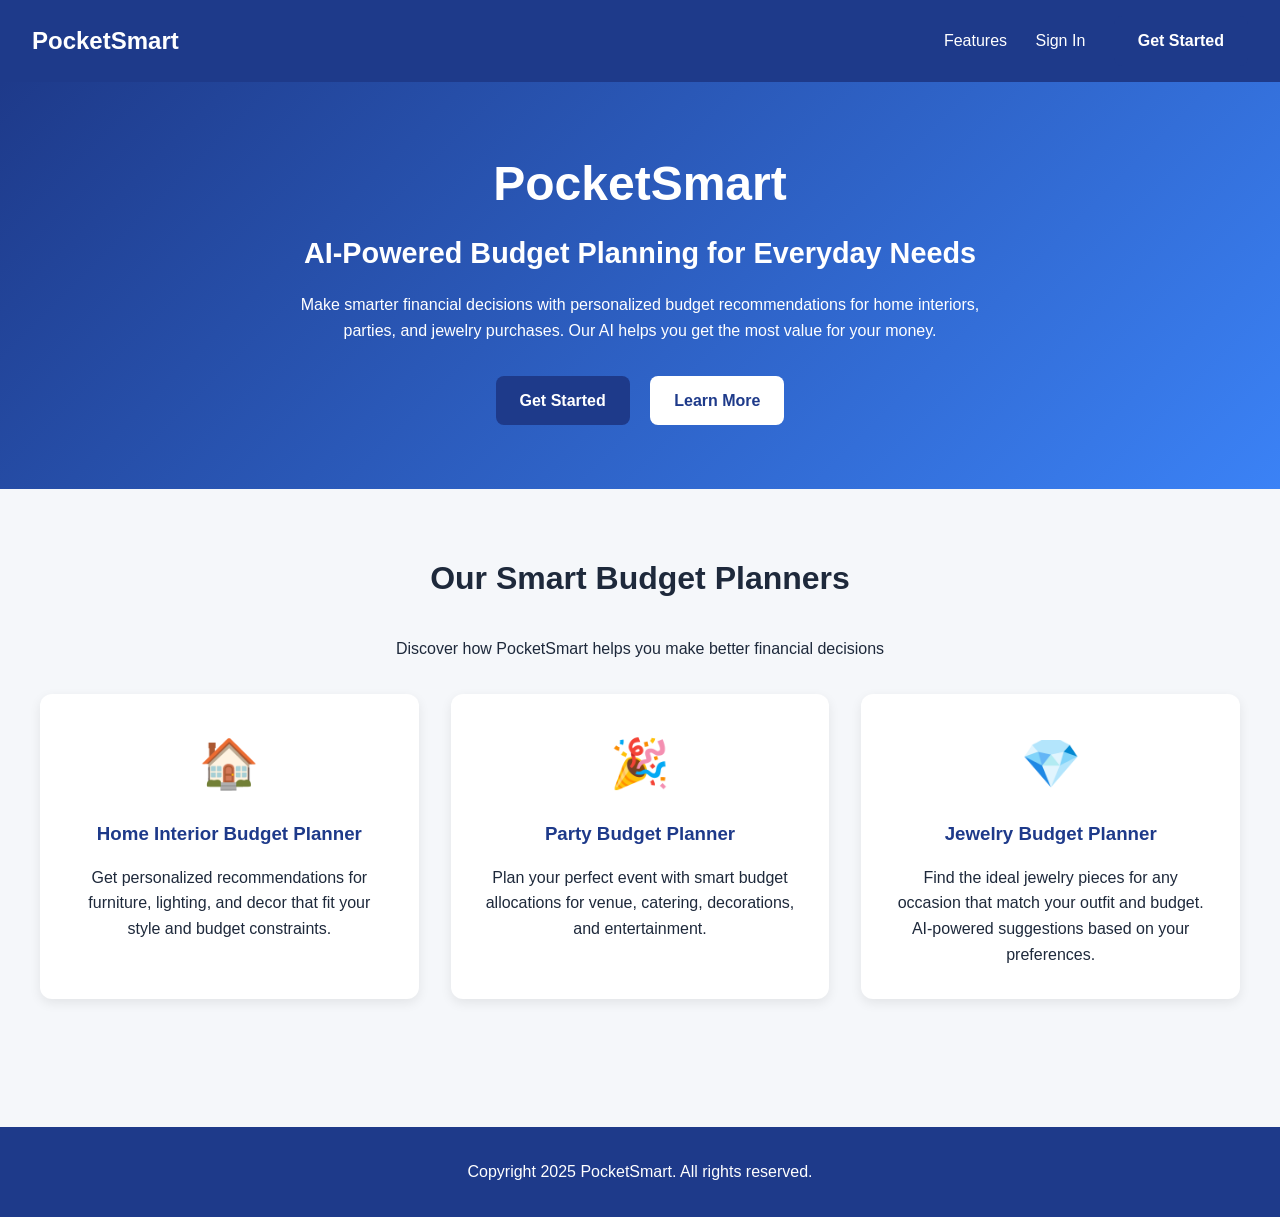
<file: templates/index.html>
﻿<!DOCTYPE html>
<html lang="en">
<head>
    <meta charset="UTF-8">
    <meta name="viewport" content="width=device-width, initial-scale=1.0">
    <title>PocketSmart - AI Budget Planner</title>
    <link rel="stylesheet" href="/static/styles.css">
</head>
<body>
    <nav class="navbar">
        <div class="logo">PocketSmart</div>
        <div class="nav-links">
            <a href="#features">Features</a>
            <a href="/login">Sign In</a>
            <a href="/register" class="btn-primary">Get Started</a>
        </div>
    </nav>

    <section class="hero">
        <h1>PocketSmart</h1>
        <h2>AI-Powered Budget Planning for Everyday Needs</h2>
        <p>Make smarter financial decisions with personalized budget recommendations
           for home interiors, parties, and jewelry purchases. Our AI helps you get
           the most value for your money.</p>
        <div style="margin-top: 1.5rem;">
            <a href="/register" class="btn-primary">Get Started</a>
            <a href="#features" class="btn-secondary" style="margin-left: 1rem;">Learn More</a>
        </div>
    </section>

    <section id="features" class="features">
        <h2>Our Smart Budget Planners</h2>
        <p style="margin-bottom: 2rem;">Discover how PocketSmart helps you make better financial decisions</p>
        <div class="feature-grid">
            <div class="feature-card">
                <div class="icon">&#127968;</div>
                <h3>Home Interior Budget Planner</h3>
                <p>Get personalized recommendations for furniture, lighting, and decor
                   that fit your style and budget constraints.</p>
            </div>
            <div class="feature-card">
                <div class="icon">&#127881;</div>
                <h3>Party Budget Planner</h3>
                <p>Plan your perfect event with smart budget allocations for venue,
                   catering, decorations, and entertainment.</p>
            </div>
            <div class="feature-card">
                <div class="icon">&#128142;</div>
                <h3>Jewelry Budget Planner</h3>
                <p>Find the ideal jewelry pieces for any occasion that match your outfit
                   and budget. AI-powered suggestions based on your preferences.</p>
            </div>
        </div>
    </section>

    <footer>
        <p>Copyright 2025 PocketSmart. All rights reserved.</p>
    </footer>
</body>
</html>
</file>
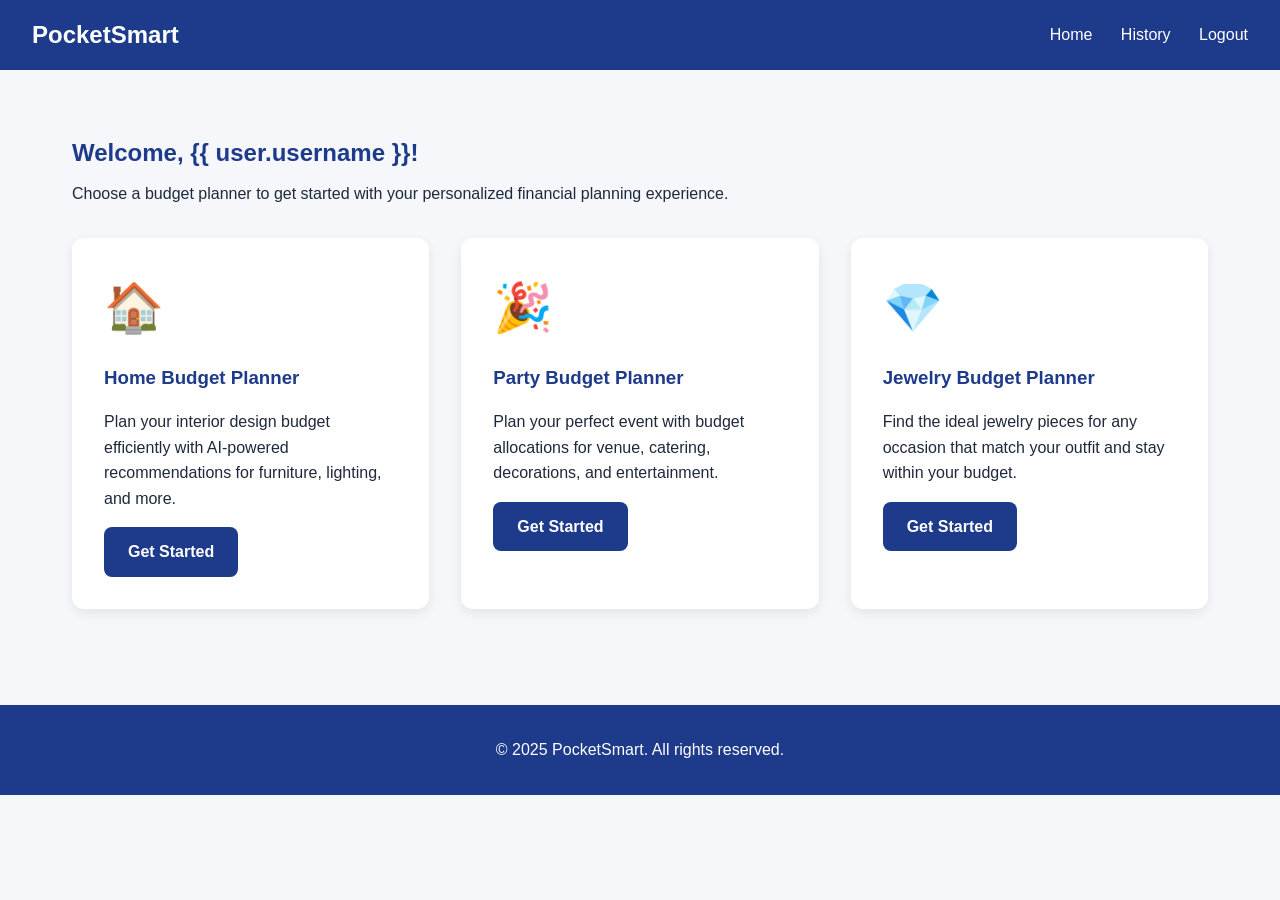
<file: templates/dashboard.html>
﻿<!DOCTYPE html>
<html lang="en">
<head>
    <meta charset="UTF-8">
    <meta name="viewport" content="width=device-width, initial-scale=1.0">
    <title>Dashboard - PocketSmart</title>
    <link rel="stylesheet" href="/static/styles.css">
</head>
<body>
    <nav class="navbar">
        <div class="logo">PocketSmart</div>
        <div class="nav-links">
            <a href="/dashboard">Home</a>
            <a href="/history">History</a>
            <a href="/logout">Logout</a>
        </div>
    </nav>

    <section class="dashboard">
        <h1>Welcome, {{ user.username }}!</h1>
        <p>Choose a budget planner to get started with your personalized financial planning experience.</p>

        <div class="feature-grid">
            <div class="feature-card">
                <div class="icon">&#127968;</div>
                <h3>Home Budget Planner</h3>
                <p>Plan your interior design budget efficiently with AI-powered recommendations for furniture, lighting, and more.</p>
                <a href="/home-planner" class="btn-primary" style="margin-top:1rem; display:inline-block;">Get Started</a>
            </div>

            <div class="feature-card">
                <div class="icon">&#127881;</div>
                <h3>Party Budget Planner</h3>
                <p>Plan your perfect event with budget allocations for venue, catering, decorations, and entertainment.</p>
                <a href="/party-planner" class="btn-primary" style="margin-top:1rem; display:inline-block;">Get Started</a>
            </div>

            <div class="feature-card">
               <div class="icon">&#128142;</div>
                <h3>Jewelry Budget Planner</h3>
                <p>Find the ideal jewelry pieces for any occasion that match your outfit and stay within your budget.</p>
                <a href="/jewelry-planner" class="btn-primary" style="margin-top:1rem; display:inline-block;">Get Started</a>
            </div>
        </div>
    </section>

    <footer>
        <p>© 2025 PocketSmart. All rights reserved.</p>
    </footer>
</body>
</html>
</file>
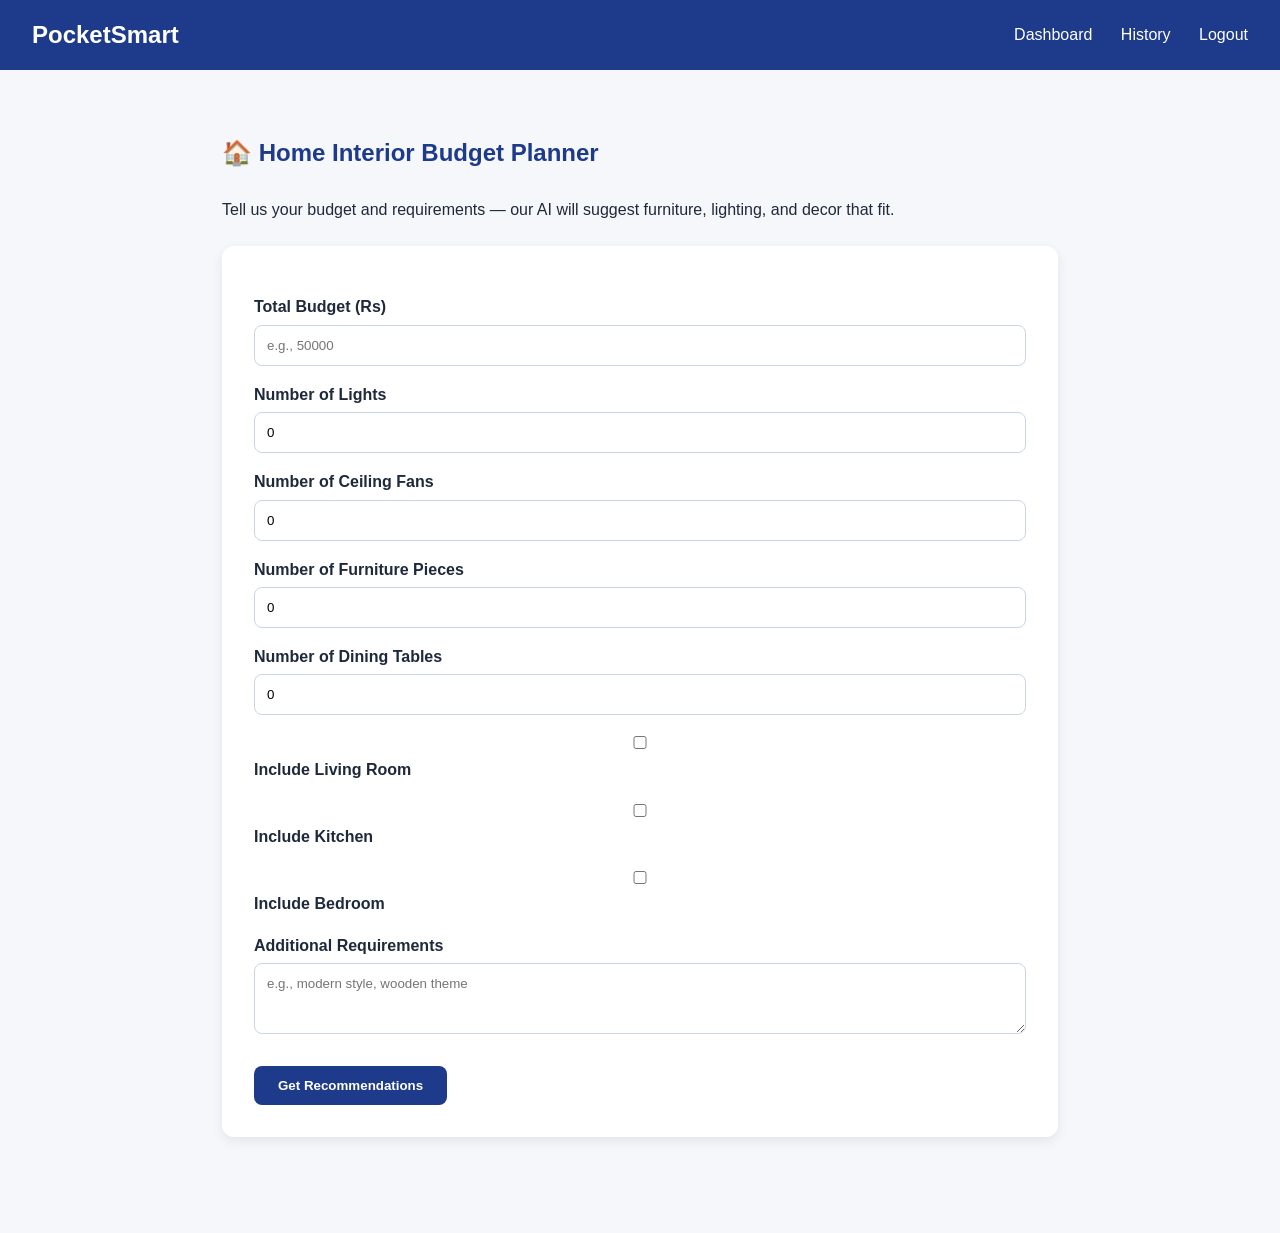
<file: templates/home_planner.html>
﻿<!DOCTYPE html>
<html lang="en">
<head>
    <meta charset="UTF-8">
    <meta name="viewport" content="width=device-width, initial-scale=1.0">
    <title>Home Budget Planner - PocketSmart</title>
    <link rel="stylesheet" href="/static/styles.css">
</head>
<body>
    <nav class="navbar">
        <div class="logo">PocketSmart</div>
        <div class="nav-links">
            <a href="/dashboard">Dashboard</a>
            <a href="/history">History</a>
            <a href="/logout">Logout</a>
        </div>
    </nav>

    <section class="planner-container">
       <h1>&#127968; Home Interior Budget Planner</h1>
        <p style="margin-bottom: 1.5rem;">Tell us your budget and requirements — our AI will suggest furniture, lighting, and decor that fit.</p>

        <form id="homeForm">
            <label>Total Budget (Rs)</label>
            <input type="number" name="total_budget" required min="1000" placeholder="e.g., 50000">

            <label>Number of Lights</label>
            <input type="number" name="num_lights" value="0" min="0">

            <label>Number of Ceiling Fans</label>
            <input type="number" name="num_fans" value="0" min="0">

            <label>Number of Furniture Pieces</label>
            <input type="number" name="num_furniture" value="0" min="0">

            <label>Number of Dining Tables</label>
            <input type="number" name="num_dining_tables" value="0" min="0">

            <label style="margin-top: 1rem;">
                <input type="checkbox" name="has_living_room"> Include Living Room
            </label>
            <label>
                <input type="checkbox" name="has_kitchen"> Include Kitchen
            </label>
            <label>
                <input type="checkbox" name="has_bedroom"> Include Bedroom
            </label>

            <label style="margin-top: 1rem;">Additional Requirements</label>
            <textarea name="additional_requirements" rows="3" placeholder="e.g., modern style, wooden theme"></textarea>

            <button type="submit" class="btn-primary">Get Recommendations</button>
        </form>

        <div id="result"></div>
    </section>

    <script>
        document.getElementById('homeForm').addEventListener('submit', async (e) => {
            e.preventDefault();
            const formData = new FormData(e.target);
            const payload = {
                total_budget: parseFloat(formData.get('total_budget')),
                num_lights: parseInt(formData.get('num_lights') || 0),
                num_fans: parseInt(formData.get('num_fans') || 0),
                num_furniture: parseInt(formData.get('num_furniture') || 0),
                num_dining_tables: parseInt(formData.get('num_dining_tables') || 0),
                has_living_room: formData.get('has_living_room') === 'on',
                has_kitchen: formData.get('has_kitchen') === 'on',
                has_bedroom: formData.get('has_bedroom') === 'on',
                additional_requirements: formData.get('additional_requirements') || null,
            };

            document.getElementById('result').innerHTML = '<p>? Generating recommendations... (may take 10-15 seconds)</p>';

            try {
                const res = await fetch('/home-budget', {
                    method: 'POST',
                    headers: {'Content-Type': 'application/json'},
                    body: JSON.stringify(payload),
                });
                const data = await res.json();
                renderHomeResults(data);
            } catch (err) {
                document.getElementById('result').innerHTML =
                    `<p class="error">Error: ${err.message}</p>`;
            }
        });

        function renderHomeResults(data) {
            if (data.error) {
                document.getElementById('result').innerHTML = `<p class="error">Error: ${data.error}</p>`;
                return;
            }
            let html = `<h2>Your Personalized Budget Plan</h2>
                <p><strong>Total Budget:</strong> Rs ${data.total_budget}</p>
                <p><strong>Remaining:</strong> Rs ${data.remaining_budget || 0}</p>`;

            (data.budget_breakdown || []).forEach(cat => {
                html += `<div class="category-block"><h3>${cat.category}</h3>
                         <p>Allocation: Rs ${cat.allocation}</p><ul>`;
                (cat.items || []).forEach(item => {
                    html += `<li><strong>${item.name}</strong> - Rs ${item.estimated_price} x ${item.quantity}<br>
                             <small>${item.description}</small><br>`;
                    if (item.shopping_links) {
                        Object.entries(item.shopping_links).forEach(([k, v]) => {
                            html += `<a href="${v}" target="_blank">${k}</a> `;
                        });
                    }
                    html += `</li>`;
                });
                html += `</ul></div>`;
            });

            if (data.additional_suggestions && data.additional_suggestions.length) {
                html += `<div class="suggestions"><h3>Additional Suggestions</h3><ul>`;
                data.additional_suggestions.forEach(s => html += `<li>${s}</li>`);
                html += `</ul></div>`;
            }

            document.getElementById('result').innerHTML = html;
        }
    </script>
</body>
</html>
</file>
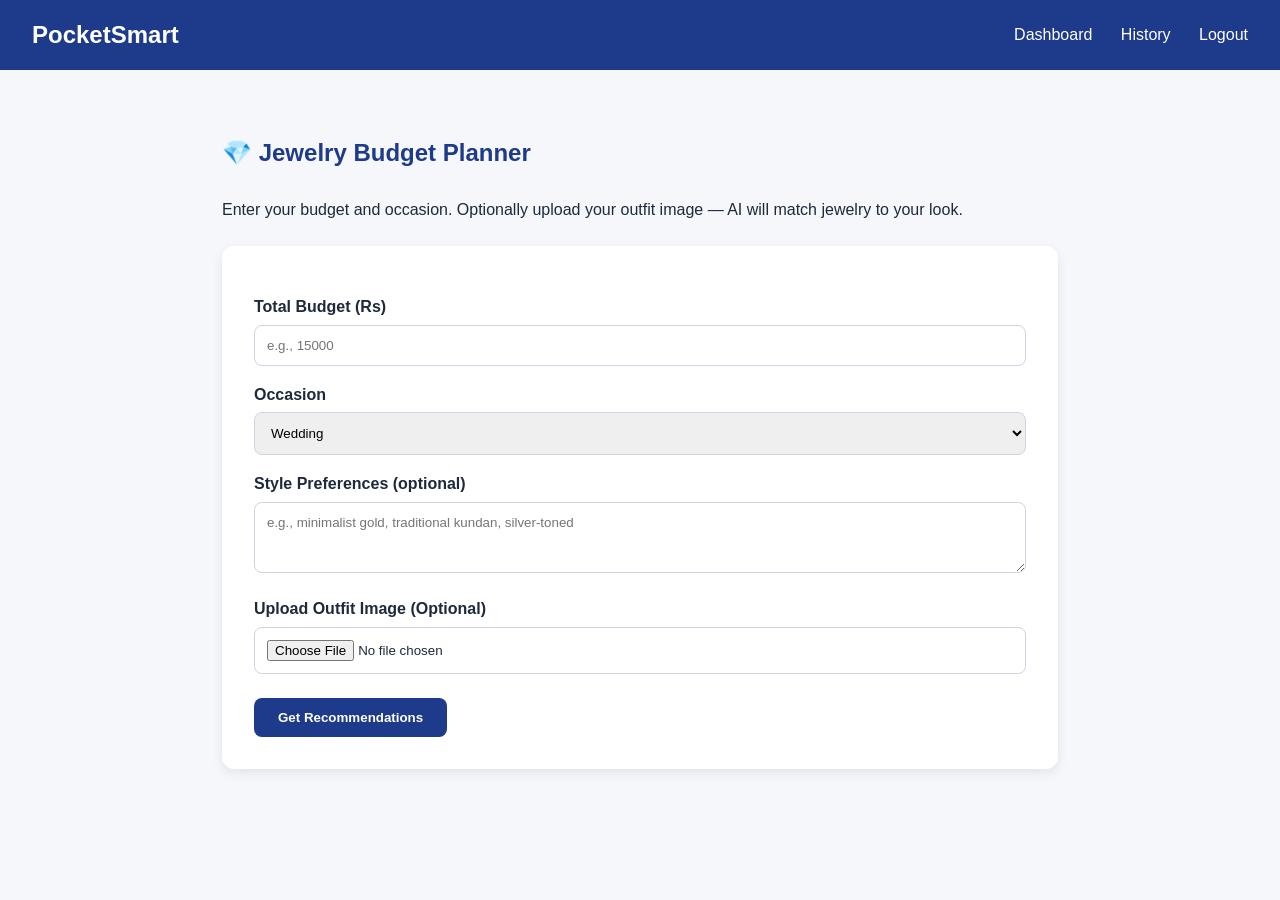
<file: templates/jewelry_planner.html>
﻿<!DOCTYPE html>
<html lang="en">
<head>
    <meta charset="UTF-8">
    <meta name="viewport" content="width=device-width, initial-scale=1.0">
    <title>Jewelry Budget Planner - PocketSmart</title>
    <link rel="stylesheet" href="/static/styles.css">
</head>
<body>
    <nav class="navbar">
        <div class="logo">PocketSmart</div>
        <div class="nav-links">
            <a href="/dashboard">Dashboard</a>
            <a href="/history">History</a>
            <a href="/logout">Logout</a>
        </div>
    </nav>

    <section class="planner-container">
        <h1>&#128142; Jewelry Budget Planner</h1>
        <p style="margin-bottom: 1.5rem;">Enter your budget and occasion. Optionally upload your outfit image — AI will match jewelry to your look.</p>

        <form id="jewelryForm" enctype="multipart/form-data">
            <label>Total Budget (Rs)</label>
            <input type="number" name="total_budget" required min="500" placeholder="e.g., 15000">

            <label>Occasion</label>
            <select name="occasion" required>
                <option value="Wedding">Wedding</option>
                <option value="Birthday">Birthday</option>
                <option value="Anniversary">Anniversary</option>
                <option value="Casual">Casual</option>
                <option value="Festival">Festival</option>
                <option value="Party">Party</option>
            </select>

            <label>Style Preferences (optional)</label>
            <textarea name="preferences" rows="3" placeholder="e.g., minimalist gold, traditional kundan, silver-toned"></textarea>

            <label style="margin-top: 1rem;">Upload Outfit Image (Optional)</label>
            <input type="file" name="outfit_image" accept="image/*">

            <button type="submit" class="btn-primary">Get Recommendations</button>
        </form>

        <div id="result"></div>
    </section>

    <script>
        document.getElementById('jewelryForm').addEventListener('submit', async (e) => {
            e.preventDefault();
            const formData = new FormData(e.target);

            document.getElementById('result').innerHTML = '<p>? Analyzing... (may take 10-20 seconds)</p>';

            try {
                const res = await fetch('/jewelry-budget', {
                    method: 'POST',
                    body: formData,
                });
                const data = await res.json();
                renderJewelryResults(data);
            } catch (err) {
                document.getElementById('result').innerHTML =
                    `<p class="error">Error: ${err.message}</p>`;
            }
        });

        function renderJewelryResults(data) {
            if (data.error) {
                document.getElementById('result').innerHTML = `<p class="error">Error: ${data.error}</p>`;
                return;
            }
            let html = `<h2>Your Jewelry Recommendations</h2>
                <p><strong>Total Budget:</strong> Rs ${data.total_budget}</p>
                <p><strong>Remaining:</strong> Rs ${data.remaining_budget || 0}</p>`;

            if (data.outfit_analysis) {
                html += `<div class="category-block"><h3>Outfit Analysis</h3>
                    <p>Colors: ${(data.outfit_analysis.colors || []).join(', ') || 'N/A'}</p>
                    <p>Style: ${data.outfit_analysis.style || 'N/A'}</p>
                    <p>Formality: ${data.outfit_analysis.formality || 'N/A'}</p>
                </div>`;
            }

            html += `<h3 style="margin-top:1.5rem; color:#1e3a8a;">Jewelry Recommendations</h3>`;

            (data.jewelry_recommendations || []).forEach(item => {
                html += `<div class="category-block">
                    <h4>${item.item_type || 'Item'}</h4>
                    <p>${item.description || ''}</p>
                    <p><strong>Rs ${item.estimated_price || 0}</strong> | Style: ${item.style || 'N/A'}</p>`;
                if (item.shopping_links) {
                    Object.entries(item.shopping_links).forEach(([k, v]) => {
                        html += `<a href="${v}" target="_blank">${k}</a> `;
                    });
                }
                html += `</div>`;
            });

            if (data.styling_tips && data.styling_tips.length) {
                html += `<div class="suggestions"><h3>Styling Tips</h3><ul>`;
                data.styling_tips.forEach(t => html += `<li>${t}</li>`);
                html += `</ul></div>`;
            }

            document.getElementById('result').innerHTML = html;
        }
    </script>
</body>
</html>
</file>
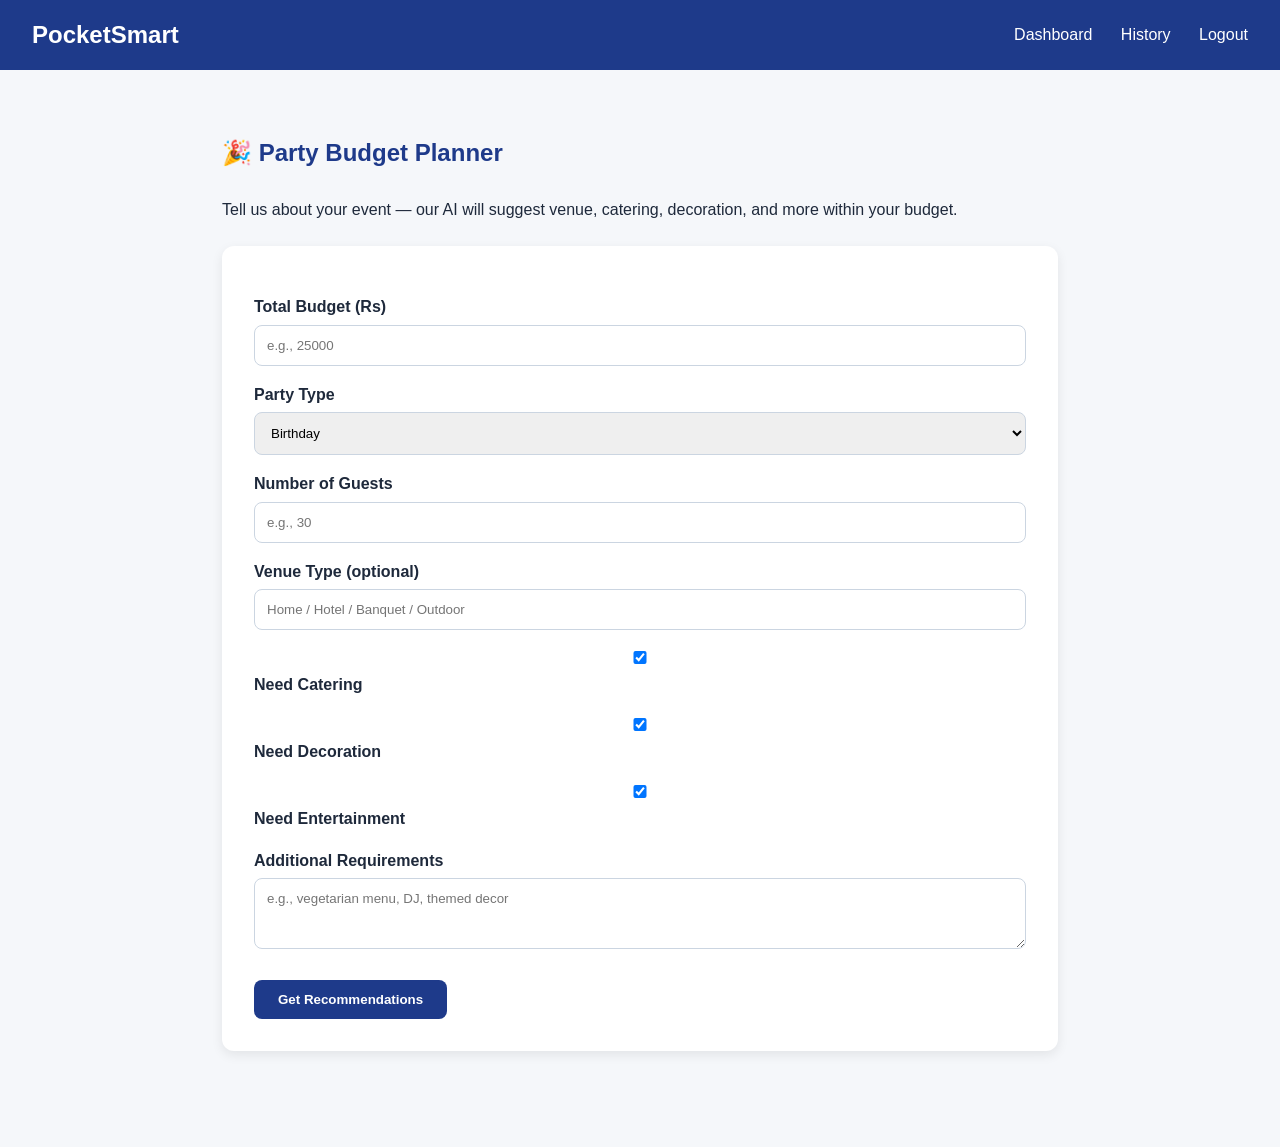
<file: templates/party_planner.html>
﻿<!DOCTYPE html>
<html lang="en">
<head>
    <meta charset="UTF-8">
    <meta name="viewport" content="width=device-width, initial-scale=1.0">
    <title>Party Budget Planner - PocketSmart</title>
    <link rel="stylesheet" href="/static/styles.css">
</head>
<body>
    <nav class="navbar">
        <div class="logo">PocketSmart</div>
        <div class="nav-links">
            <a href="/dashboard">Dashboard</a>
            <a href="/history">History</a>
            <a href="/logout">Logout</a>
        </div>
    </nav>

    <section class="planner-container">
        <h1>&#127881; Party Budget Planner</h1>
        <p style="margin-bottom: 1.5rem;">Tell us about your event — our AI will suggest venue, catering, decoration, and more within your budget.</p>

        <form id="partyForm">
            <label>Total Budget (Rs)</label>
            <input type="number" name="total_budget" required min="500" placeholder="e.g., 25000">

            <label>Party Type</label>
            <select name="party_type" required>
                <option value="Birthday">Birthday</option>
                <option value="Wedding">Wedding</option>
                <option value="Corporate">Corporate</option>
                <option value="Anniversary">Anniversary</option>
                <option value="Housewarming">Housewarming</option>
            </select>

            <label>Number of Guests</label>
            <input type="number" name="num_guests" required min="1" placeholder="e.g., 30">

            <label>Venue Type (optional)</label>
            <input type="text" name="venue_type" placeholder="Home / Hotel / Banquet / Outdoor">

            <label style="margin-top: 1rem;">
                <input type="checkbox" name="needs_catering" checked> Need Catering
            </label>
            <label>
                <input type="checkbox" name="needs_decoration" checked> Need Decoration
            </label>
            <label>
                <input type="checkbox" name="needs_entertainment" checked> Need Entertainment
            </label>

            <label style="margin-top: 1rem;">Additional Requirements</label>
            <textarea name="additional_requirements" rows="3" placeholder="e.g., vegetarian menu, DJ, themed decor"></textarea>

            <button type="submit" class="btn-primary">Get Recommendations</button>
        </form>

        <div id="result"></div>
    </section>

    <script>
        document.getElementById('partyForm').addEventListener('submit', async (e) => {
            e.preventDefault();
            const formData = new FormData(e.target);
            const payload = {
                total_budget: parseFloat(formData.get('total_budget')),
                party_type: formData.get('party_type'),
                num_guests: parseInt(formData.get('num_guests')),
                venue_type: formData.get('venue_type') || null,
                needs_catering: formData.get('needs_catering') === 'on',
                needs_decoration: formData.get('needs_decoration') === 'on',
                needs_entertainment: formData.get('needs_entertainment') === 'on',
                additional_requirements: formData.get('additional_requirements') || null,
            };

            document.getElementById('result').innerHTML = '<p>? Generating recommendations... (may take 10-15 seconds)</p>';

            try {
                const res = await fetch('/party-budget', {
                    method: 'POST',
                    headers: {'Content-Type': 'application/json'},
                    body: JSON.stringify(payload),
                });
                const data = await res.json();
                renderPartyResults(data);
            } catch (err) {
                document.getElementById('result').innerHTML =
                    `<p class="error">Error: ${err.message}</p>`;
            }
        });

        function renderPartyResults(data) {
            if (data.error) {
                document.getElementById('result').innerHTML = `<p class="error">Error: ${data.error}</p>`;
                return;
            }
            let html = `<h2>Your Party Budget Plan</h2>
                <p><strong>Total Budget:</strong> Rs ${data.total_budget}</p>
                <p><strong>Remaining:</strong> Rs ${data.remaining_budget || 0}</p>`;

            (data.budget_breakdown || []).forEach(cat => {
                html += `<div class="category-block"><h3>${cat.category}</h3>
                         <p>Allocation: Rs ${cat.allocation}</p><ul>`;
                (cat.items || []).forEach(item => {
                    html += `<li><strong>${item.name}</strong> - Rs ${item.estimated_price} x ${item.quantity}<br>
                             <small>${item.description}</small><br>`;
                    if (item.shopping_links) {
                        Object.entries(item.shopping_links).forEach(([k, v]) => {
                            html += `<a href="${v}" target="_blank">${k}</a> `;
                        });
                    }
                    html += `</li>`;
                });
                html += `</ul></div>`;
            });

            if (data.venue_suggestions && data.venue_suggestions.length) {
                html += `<div class="category-block"><h3>Venue Suggestions</h3><ul>`;
                data.venue_suggestions.forEach(v => {
                    html += `<li><strong>${v.name}</strong> (${v.type || 'N/A'})<br>
                             Capacity: ${v.capacity || 'N/A'} | Cost: Rs ${v.estimated_cost || 0}<br>`;
                    if (v.search_links) {
                        Object.entries(v.search_links).forEach(([k, link]) => {
                            html += `<a href="${link}" target="_blank">${k}</a> `;
                        });
                    }
                    html += `</li>`;
                });
                html += `</ul></div>`;
            }

            if (data.additional_suggestions && data.additional_suggestions.length) {
                html += `<div class="suggestions"><h3>Additional Suggestions</h3><ul>`;
                data.additional_suggestions.forEach(s => html += `<li>${s}</li>`);
                html += `</ul></div>`;
            }

            document.getElementById('result').innerHTML = html;
        }
    </script>
</body>
</html>
</file>
<file: static/styles.css>
* { margin: 0; padding: 0; box-sizing: border-box; font-family: 'Segoe UI', sans-serif; }
body { background: #f5f7fa; color: #1e293b; line-height: 1.6; }

/* NAVBAR */
.navbar {
    background: #1e3a8a; color: white; padding: 1rem 2rem;
    display: flex; justify-content: space-between; align-items: center;
}
.logo { font-size: 1.5rem; font-weight: bold; }
.nav-links a { color: white; text-decoration: none; margin-left: 1.5rem; }
.nav-links a:hover { text-decoration: underline; }

/* HERO */
.hero {
    text-align: center; padding: 4rem 2rem;
    background: linear-gradient(135deg, #1e3a8a, #3b82f6);
    color: white;
}
.hero h1 { font-size: 3rem; margin-bottom: 0.5rem; }
.hero h2 { font-size: 1.8rem; margin-bottom: 1rem; }
.hero p { max-width: 700px; margin: 0 auto 2rem; }

/* BUTTONS */
.btn-primary, .btn-secondary {
    display: inline-block; padding: 0.75rem 1.5rem; border-radius: 8px;
    text-decoration: none; font-weight: bold; cursor: pointer; border: none;
    transition: all 0.3s;
}
.btn-primary { background: #1e3a8a; color: white; }
.btn-primary:hover { background: #1e40af; }
.btn-secondary { background: white; color: #1e3a8a; }

/* FEATURES */
.features { padding: 4rem 2rem; text-align: center; }
.features h2 { margin-bottom: 2rem; font-size: 2rem; }
.feature-grid {
    display: grid; grid-template-columns: repeat(auto-fit, minmax(280px, 1fr));
    gap: 2rem; max-width: 1200px; margin: 0 auto;
}
.feature-card {
    background: white; padding: 2rem; border-radius: 12px;
    box-shadow: 0 4px 12px rgba(0,0,0,0.08); transition: transform 0.3s;
}
.feature-card:hover { transform: translateY(-5px); }
.feature-card .icon { font-size: 3rem; margin-bottom: 1rem; }
.feature-card h3 { margin-bottom: 1rem; color: #1e3a8a; }

/* AUTH FORMS */
.auth-container {
    max-width: 400px; margin: 4rem auto; background: white;
    padding: 2rem; border-radius: 12px; box-shadow: 0 4px 12px rgba(0,0,0,0.1);
}
.auth-container h1 { text-align: center; margin-bottom: 1.5rem; color: #1e3a8a; }
.auth-container label { display: block; margin-top: 1rem; font-weight: 600; }
.auth-container input {
    width: 100%; padding: 0.75rem; margin-top: 0.3rem;
    border: 1px solid #cbd5e1; border-radius: 8px;
}
.auth-container button { width: 100%; margin-top: 1.5rem; }
.auth-container p { text-align: center; margin-top: 1rem; }
.auth-container a { color: #1e3a8a; }

/* PLANNER */
.planner-container { max-width: 900px; margin: 2rem auto; padding: 2rem; }
.planner-container h1 { color: #1e3a8a; margin-bottom: 1.5rem; }
.planner-container form {
    background: white; padding: 2rem; border-radius: 12px;
    box-shadow: 0 4px 12px rgba(0,0,0,0.08); margin-bottom: 2rem;
}
.planner-container label { display: block; margin-top: 1rem; font-weight: 600; }
.planner-container input, .planner-container select, .planner-container textarea {
    width: 100%; padding: 0.75rem; margin-top: 0.3rem;
    border: 1px solid #cbd5e1; border-radius: 8px;
}
.planner-container form button { margin-top: 1.5rem; }

/* RESULTS */
.category-block {
    background: white; padding: 1.5rem; border-radius: 10px;
    margin-bottom: 1.5rem; box-shadow: 0 2px 8px rgba(0,0,0,0.06);
}
.category-block h3 { color: #1e3a8a; margin-bottom: 0.5rem; }
.category-block ul { list-style: none; margin-top: 1rem; }
.category-block li {
    padding: 1rem; border-bottom: 1px solid #e2e8f0;
}
.category-block li a {
    display: inline-block; margin-right: 0.5rem; margin-top: 0.5rem;
    padding: 0.25rem 0.75rem; background: #eff6ff; color: #1e3a8a;
    border-radius: 6px; text-decoration: none; font-size: 0.85rem;
}
.suggestions {
    background: #fef3c7; padding: 1.5rem; border-radius: 10px;
}
.error { color: #dc2626; font-weight: bold; }

/* DASHBOARD */
.dashboard { max-width: 1200px; margin: 2rem auto; padding: 2rem; }
.dashboard h1 { color: #1e3a8a; margin-bottom: 0.5rem; }
.dashboard .feature-grid { margin-top: 2rem; }

/* HISTORY */
.history-container { max-width: 900px; margin: 2rem auto; padding: 2rem; }
.history-card {
    background: white; padding: 1.5rem; border-radius: 10px;
    margin-bottom: 1rem; box-shadow: 0 2px 8px rgba(0,0,0,0.06);
}

/* FOOTER */
footer {
    text-align: center; padding: 2rem; background: #1e3a8a;
    color: white; margin-top: 4rem;
}
</file>
